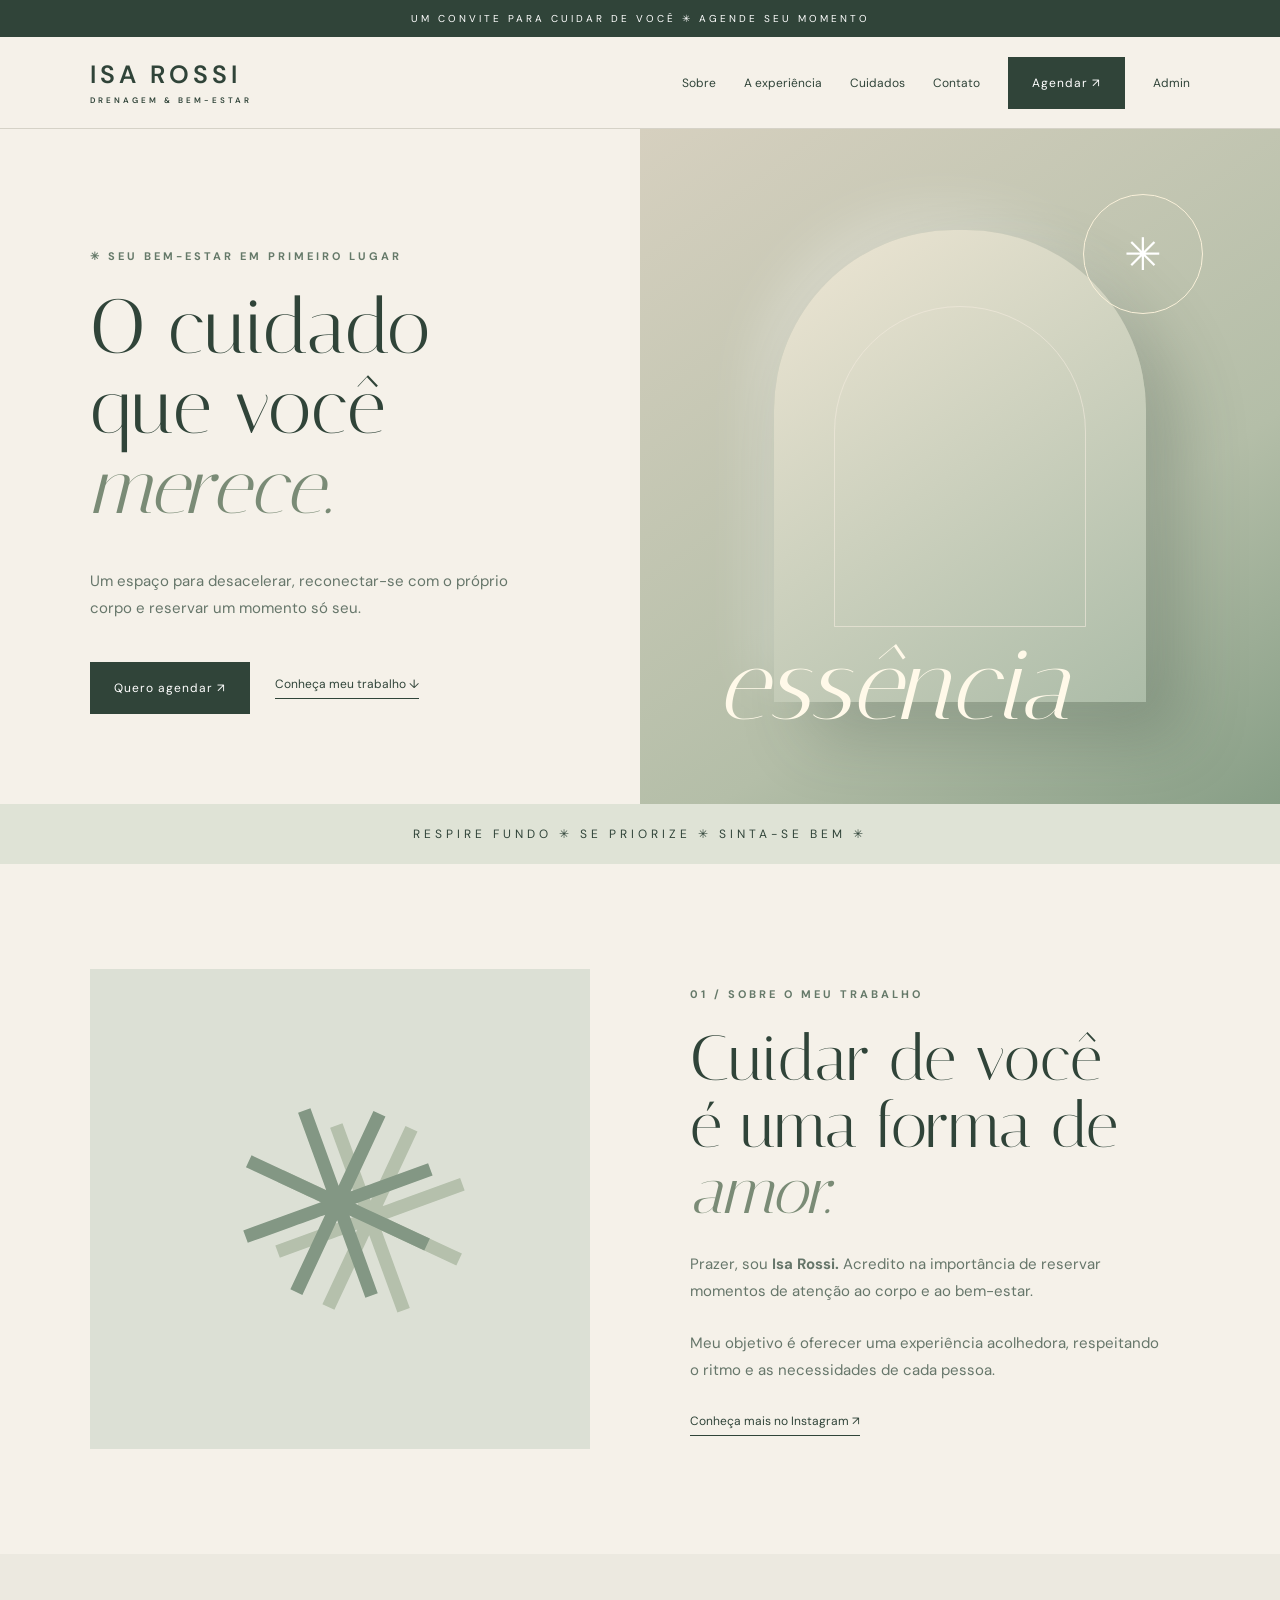
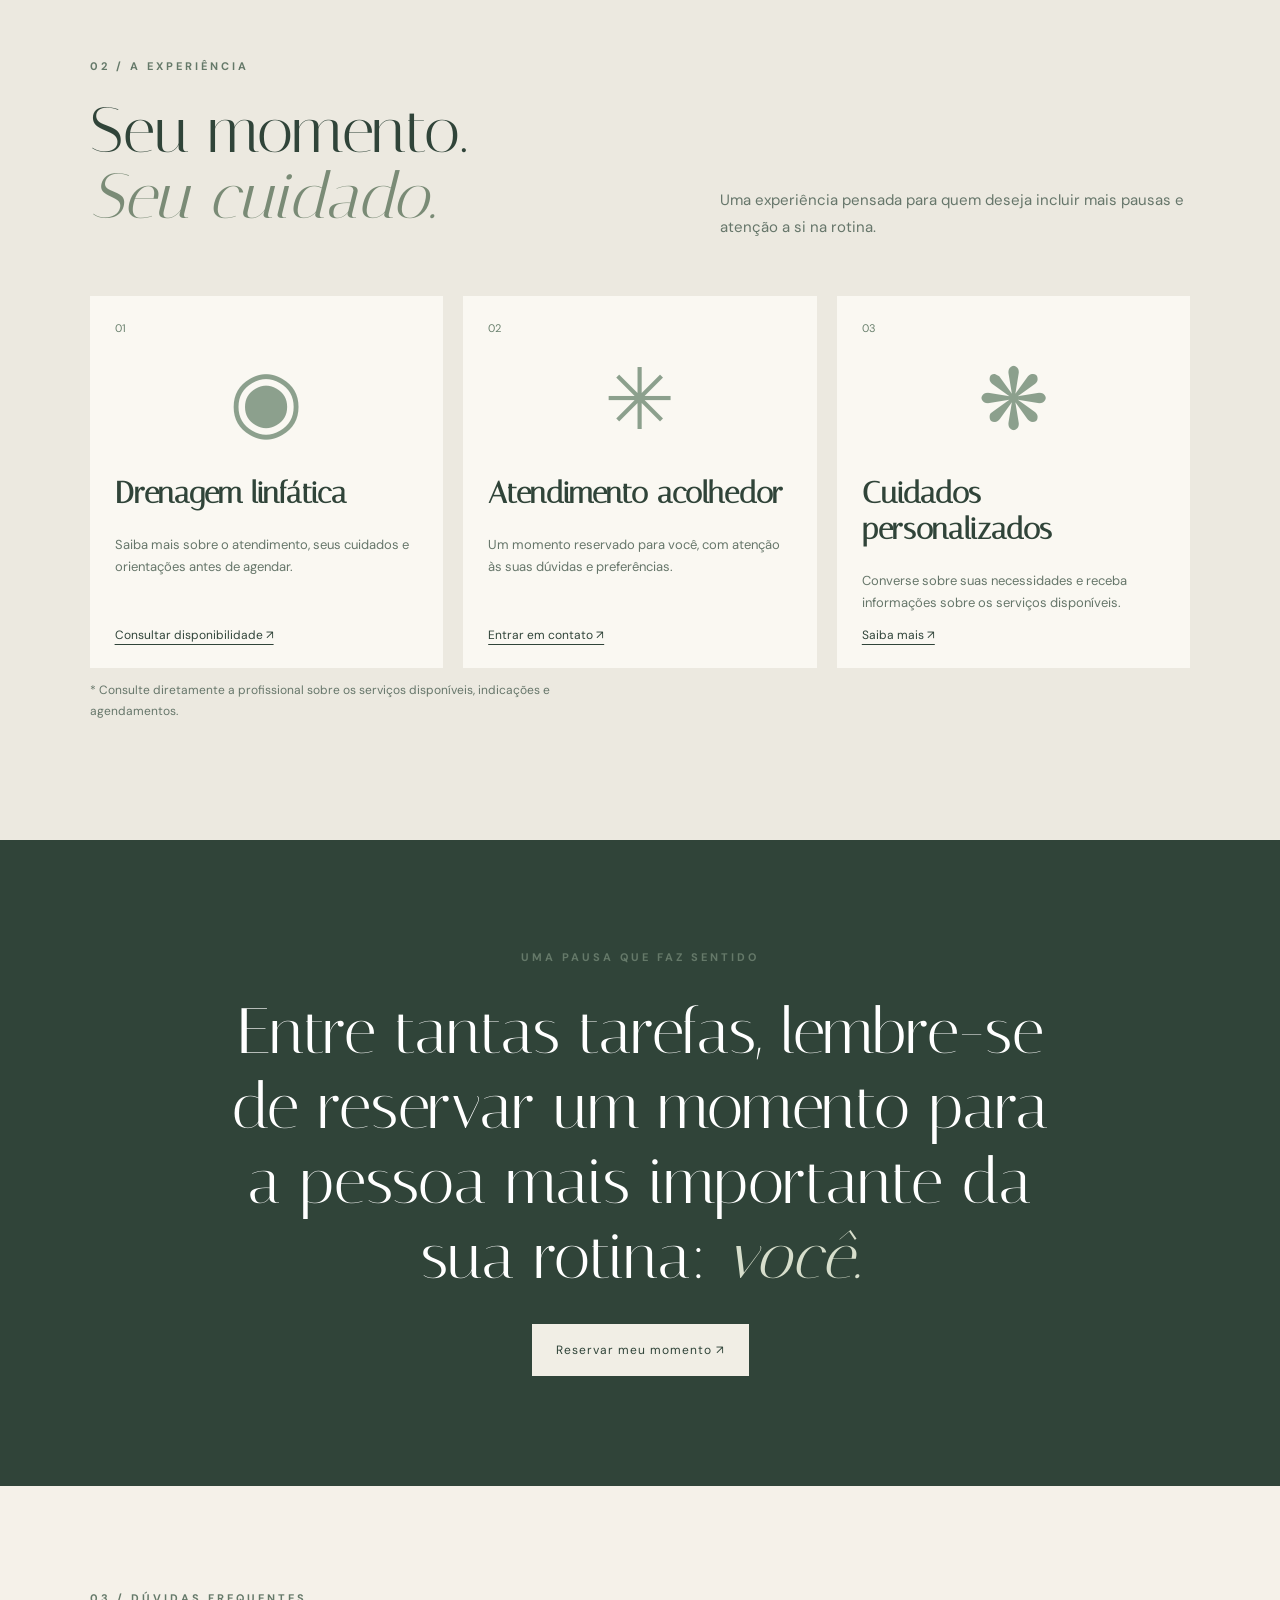
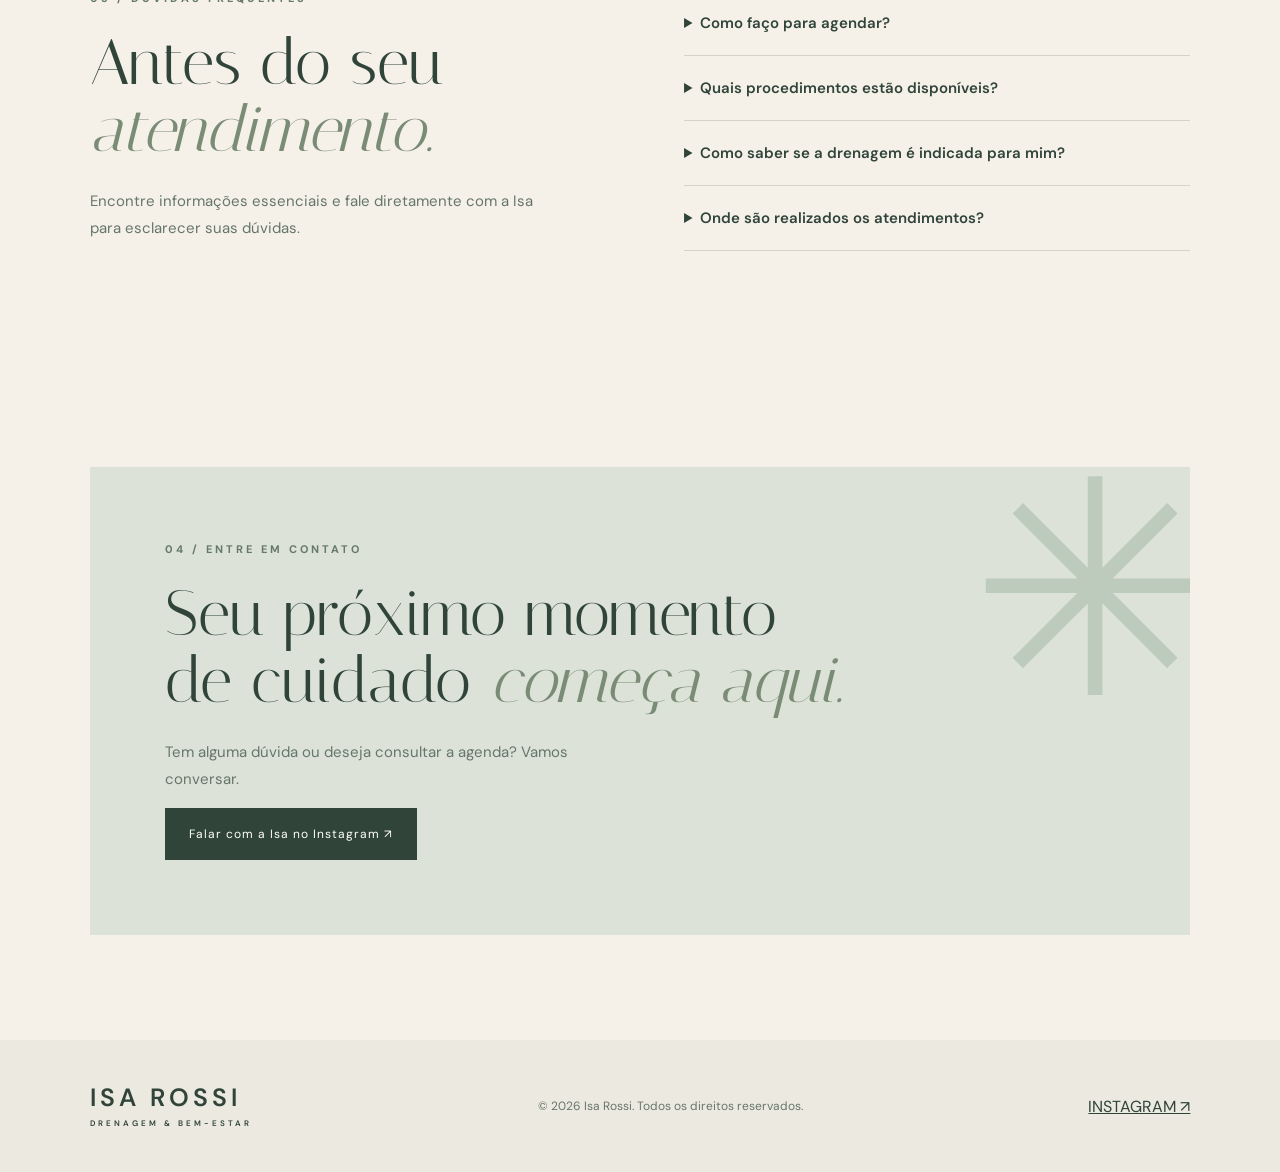
<file: index.html>
<!doctype html>
<html lang="pt-BR"><head><meta charset="utf-8"><meta name="viewport" content="width=device-width, initial-scale=1"><meta name="theme-color" content="#eee8dc"><meta name="description" content="Isa Rossi — drenagem e bem-estar. Conheça os cuidados e entre em contato para agendar."><title>Isa Rossi | Drenagem & Bem-estar</title><link rel="preconnect" href="https://fonts.googleapis.com"><link rel="preconnect" href="https://fonts.gstatic.com" crossorigin><link href="https://fonts.googleapis.com/css2?family=DM+Sans:wght@400;500;600;700&family=Italiana&display=swap" rel="stylesheet"><style>
:root{--dark:#304439;--green:#657969;--cream:#f5f1e9;--beige:#e4dfd3;--line:#d5d2c7}*{box-sizing:border-box}html{scroll-behavior:smooth}body{margin:0;background:var(--cream);color:var(--dark);font-family:'DM Sans',sans-serif}a{color:inherit;text-decoration:none}button{font:inherit}.top{background:var(--dark);color:#fff;font-size:10px;letter-spacing:3px;text-align:center;padding:12px}header{height:92px;display:flex;align-items:center;justify-content:space-between;padding:0 7%;border-bottom:1px solid var(--line)}.logo{font-size:25px;font-weight:600;letter-spacing:4px;line-height:1}.logo small{display:block;font-size:8px;letter-spacing:3px;margin-top:9px}nav{display:flex;align-items:center;gap:28px}nav a{font-size:12px}nav .btn{color:#fff}.btn{display:inline-block;padding:17px 23px;background:var(--dark);color:#fff;border:1px solid var(--dark);font-size:12px;letter-spacing:1px;transition:.2s}.btn:hover{background:var(--green)}.mobile{display:none}.hero{min-height:650px;display:grid;grid-template-columns:1fr 1fr}.hero-copy{padding:120px 7vw 90px;display:flex;flex-direction:column;justify-content:center}.eyebrow{font-size:11px;letter-spacing:3px;font-weight:700;text-transform:uppercase;color:var(--green)}h1,h2{font-family:'Italiana',serif;font-weight:400;line-height:1.04;margin:25px 0}h1{font-size:clamp(66px,6vw,112px)}h2{font-size:clamp(46px,5vw,76px)}em{font-weight:400;color:#7a8b76}.hero p,.intro p,.section p{line-height:1.8;color:#66766a;max-width:470px;font-size:15px}.hero-actions{display:flex;gap:25px;align-items:center;margin-top:25px}.plain{font-size:12px;border-bottom:1px solid;padding-bottom:6px}.hero-art{min-height:600px;position:relative;overflow:hidden;background:linear-gradient(145deg,#d6d0bf,#b4bea8 65%,#879e86);display:grid;place-items:center}.arch{width:58%;height:70%;border-radius:180px 180px 0 0;background:linear-gradient(145deg,#eee6d4,#acbca8);box-shadow:35px 35px 65px #35473b40,-20px -20px 50px #ffffff40;position:relative}.arch:after{content:'';position:absolute;inset:16%;border:1px solid #f3eadd9f;border-radius:140px 140px 0 0}.art-text{position:absolute;bottom:60px;left:12%;color:#fff9e9;font-family:Italiana,serif;font-size:100px;font-style:italic}.sun{position:absolute;top:65px;right:12%;border:1px solid #f9f0d9;width:120px;height:120px;border-radius:50%;display:grid;place-items:center;color:#fff;font-size:45px}.ticker{text-align:center;background:#dfe3d6;padding:22px;letter-spacing:4px;font-size:12px}.section{padding:105px 7%}.about{display:grid;grid-template-columns:1fr 1fr;gap:9%;align-items:center}.organic{height:480px;background:#dce0d5;display:grid;place-items:center;overflow:hidden}.organic:after{content:'✳';font-size:270px;color:#839784;transform:rotate(-20deg);text-shadow:25px 25px 0 #b5c0ac}.about p{margin-bottom:25px}.services{background:#ece9e0}.heading{display:flex;align-items:end;justify-content:space-between;gap:30px}.cards{display:grid;grid-template-columns:repeat(3,1fr);gap:20px;margin-top:40px}.card{background:#faf8f2;padding:25px;min-height:335px;display:flex;flex-direction:column}.num{font-size:11px;color:#6a816e}.glyph{height:130px;display:grid;place-items:center;font-size:85px;color:#8ca08d}.card h3{font-family:Italiana,serif;font-size:30px;margin:10px 0}.card p{font-size:13px;line-height:1.7}.card a{font-size:12px;margin-top:auto;text-decoration:underline;text-underline-offset:5px}.manifesto{padding:110px 8%;background:var(--dark);color:#fff;text-align:center}.manifesto p{font-family:Italiana,serif;font-size:clamp(37px,5vw,68px);max-width:850px;margin:30px auto}.manifesto em{color:#d7decc}.manifesto .btn{background:#f1eee5;color:var(--dark);border-color:#f1eee5}.faq{display:grid;grid-template-columns:1fr 1fr;gap:8%}.faq details{padding:22px 0;border-bottom:1px solid var(--line)}.faq summary{cursor:pointer;font-size:15px;font-weight:600}.faq details p{font-size:13px}.contact-box{background:#dce2d7;padding:75px;position:relative;overflow:hidden}.contact-box:after{content:'✳';position:absolute;right:-30px;top:-70px;font-size:300px;color:#bdcbbd;pointer-events:none}.contact-box>*{position:relative;z-index:1}footer{background:#ece9e0;padding:45px 7%;display:flex;justify-content:space-between;gap:20px;align-items:center}footer p{font-size:12px;color:#66766a}footer a{text-decoration:underline}@media(max-width:850px){header{padding:22px 6%;height:auto}.mobile{display:block;background:none;border:0;font-size:27px;color:var(--dark)}nav{display:none;position:absolute;top:123px;left:0;right:0;background:#f5f1e9;z-index:20;flex-direction:column;padding:25px;box-shadow:0 18px 20px #0002}nav.open{display:flex}.hero,.about,.faq{grid-template-columns:1fr}.hero-copy{padding:80px 6%}.hero-art{min-height:420px}.section{padding:75px 6%}.cards{grid-template-columns:1fr}.heading{display:block}.organic{height:340px}.contact-box{padding:40px 25px}footer{flex-direction:column;align-items:start}.art-text{font-size:75px}.sun{width:80px;height:80px}}@media(prefers-reduced-motion:reduce){html{scroll-behavior:auto}}
</style></head><body><div class="top">UM CONVITE PARA CUIDAR DE VOCÊ ✳ AGENDE SEU MOMENTO</div><header id="inicio"><a class="logo" href="#inicio">ISA ROSSI<small>DRENAGEM & BEM-ESTAR</small></a><button class="mobile" aria-label="Abrir menu" aria-expanded="false" id="toggle">☰</button><nav id="nav"><a href="#sobre">Sobre</a><a href="#experiencia">A experiência</a><a href="#cuidados">Cuidados</a><a href="#contato">Contato</a><a class="btn" target="_blank" rel="noopener noreferrer" href="agendar.html">Agendar ↗</a><a href="admin.html">Admin</a></nav></header>
<main><section class="hero"><div class="hero-copy"><span class="eyebrow">✳ SEU BEM-ESTAR EM PRIMEIRO LUGAR</span><h1>O cuidado<br>que você <em>merece.</em></h1><p>Um espaço para desacelerar, reconectar-se com o próprio corpo e reservar um momento só seu.</p><div class="hero-actions"><a class="btn" target="_blank" rel="noopener noreferrer" href="agendar.html">Quero agendar ↗</a><a class="plain" href="#sobre">Conheça meu trabalho ↓</a></div></div><div class="hero-art"><div class="arch"></div><div class="sun">✳</div><div class="art-text">essência</div></div></section>
<div class="ticker">RESPIRE FUNDO ✳ SE PRIORIZE ✳ SINTA-SE BEM ✳</div>
<section class="section about" id="sobre"><div class="organic" aria-hidden="true"></div><div class="intro"><div class="eyebrow">01 / SOBRE O MEU TRABALHO</div><h2>Cuidar de você<br>é uma forma de <em>amor.</em></h2><p>Prazer, sou <strong>Isa Rossi.</strong> Acredito na importância de reservar momentos de atenção ao corpo e ao bem-estar.</p><p>Meu objetivo é oferecer uma experiência acolhedora, respeitando o ritmo e as necessidades de cada pessoa.</p><a class="plain" target="_blank" rel="noopener noreferrer" href="agendar.html">Conheça mais no Instagram ↗</a></div></section>
<section class="section services" id="experiencia"><div class="heading"><div><div class="eyebrow">02 / A EXPERIÊNCIA</div><h2>Seu momento.<br><em>Seu cuidado.</em></h2></div><p>Uma experiência pensada para quem deseja incluir mais pausas e atenção a si na rotina.</p></div><div class="cards"><article class="card"><span class="num">01</span><div class="glyph">◉</div><h3>Drenagem linfática</h3><p>Saiba mais sobre o atendimento, seus cuidados e orientações antes de agendar.</p><a target="_blank" rel="noopener noreferrer" href="agendar.html">Consultar disponibilidade ↗</a></article><article class="card"><span class="num">02</span><div class="glyph">✳</div><h3>Atendimento acolhedor</h3><p>Um momento reservado para você, com atenção às suas dúvidas e preferências.</p><a target="_blank" rel="noopener noreferrer" href="agendar.html">Entrar em contato ↗</a></article><article class="card"><span class="num">03</span><div class="glyph">❋</div><h3>Cuidados personalizados</h3><p>Converse sobre suas necessidades e receba informações sobre os serviços disponíveis.</p><a target="_blank" rel="noopener noreferrer" href="agendar.html">Saiba mais ↗</a></article></div><p style="font-size:12px">* Consulte diretamente a profissional sobre os serviços disponíveis, indicações e agendamentos.</p></section>
<section class="manifesto" id="cuidados"><div class="eyebrow">UMA PAUSA QUE FAZ SENTIDO</div><p>Entre tantas tarefas, lembre-se de reservar um momento para a pessoa mais importante da sua rotina: <em>você.</em></p><a class="btn" target="_blank" rel="noopener noreferrer" href="agendar.html">Reservar meu momento ↗</a></section>
<section class="section faq"><div><div class="eyebrow">03 / DÚVIDAS FREQUENTES</div><h2>Antes do seu<br><em>atendimento.</em></h2><p>Encontre informações essenciais e fale diretamente com a Isa para esclarecer suas dúvidas.</p></div><div><details><summary>Como faço para agendar?</summary><p>Clique nos botões de agendamento e entre em contato pelo Instagram @isarossi.drenagem para consultar horários.</p></details><details><summary>Quais procedimentos estão disponíveis?</summary><p>Entre em contato pelo Instagram para conferir a lista atualizada de procedimentos oferecidos.</p></details><details><summary>Como saber se a drenagem é indicada para mim?</summary><p>Converse com a profissional sobre suas dúvidas e condições relevantes. Dependendo do caso, uma avaliação de saúde poderá ser necessária.</p></details><details><summary>Onde são realizados os atendimentos?</summary><p>Consulte a localização e as modalidades diretamente pelo Instagram.</p></details></div></section>
<section class="section" id="contato"><div class="contact-box"><div class="eyebrow">04 / ENTRE EM CONTATO</div><h2>Seu próximo momento<br>de cuidado <em>começa aqui.</em></h2><p>Tem alguma dúvida ou deseja consultar a agenda? Vamos conversar.</p><a class="btn" target="_blank" rel="noopener noreferrer" href="agendar.html">Falar com a Isa no Instagram ↗</a></div></section></main><footer><div class="logo">ISA ROSSI<small>DRENAGEM & BEM-ESTAR</small></div><p>© <span id="year"></span> Isa Rossi. Todos os direitos reservados.</p><a target="_blank" rel="noopener noreferrer" href="agendar.html">INSTAGRAM ↗</a></footer><script>document.getElementById('year').textContent=new Date().getFullYear();const btn=document.getElementById('toggle'),nav=document.getElementById('nav');btn.onclick=()=>{const open=nav.classList.toggle('open');btn.setAttribute('aria-expanded',String(open));btn.textContent=open?'✕':'☰'};nav.querySelectorAll('a').forEach(a=>a.onclick=()=>{nav.classList.remove('open');btn.setAttribute('aria-expanded','false');btn.textContent='☰'})</script></body></html>
</file>
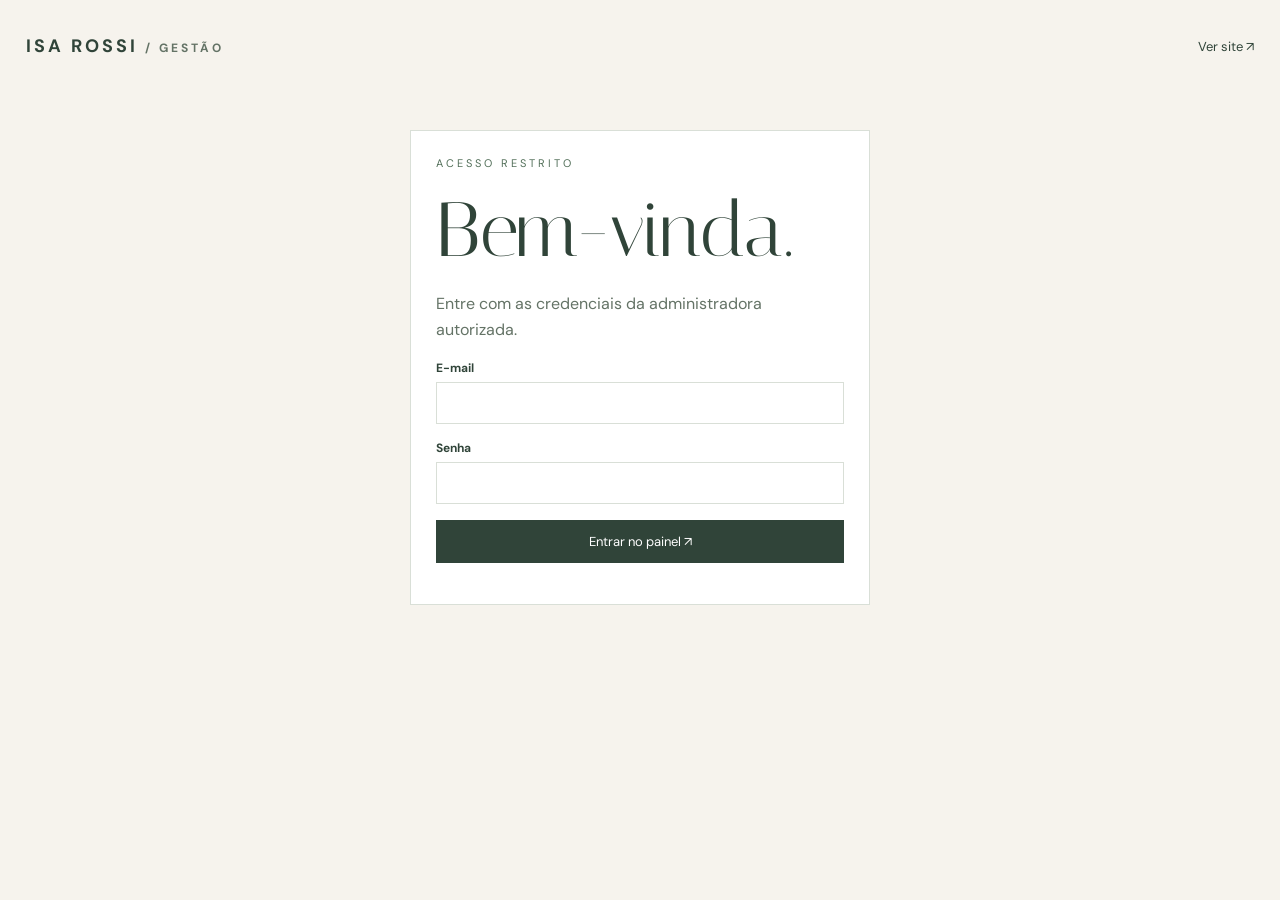
<file: admin.html>
<!doctype html><html lang="pt-BR"><head><meta charset="utf-8"><meta name="viewport" content="width=device-width,initial-scale=1"><title>Painel administrativo | Isa Rossi</title><link rel="stylesheet" href="styles-app.css"></head><body><main class="shell"><header class="mast"><a href="index.html" class="brand">ISA ROSSI <span class="small">/ GESTÃO</span></a><div class="row"><a class="back" href="index.html">Ver site ↗</a><button id="logout" class="btn secondary hidden">Sair</button></div></header><section id="setup" class="panel hidden"><h2>Configuração pendente</h2><p>Para ativar a área administrativa, configure um projeto Supabase exclusivo em <code>config.js</code> e execute <code>supabase-setup.sql</code>.</p></section><section id="login" class="panel" style="max-width:460px;margin:8vh auto"><div class="eyebrow">ACESSO RESTRITO</div><h1>Bem-vinda.</h1><p>Entre com as credenciais da administradora autorizada.</p><form id="loginform" class="stack"><label class="field">E-mail<input type="email" required id="email" autocomplete="username"></label><label class="field">Senha<input type="password" required id="password" autocomplete="current-password"></label><button class="btn">Entrar no painel ↗</button><div id="loginmsg" class="error" role="status"></div></form></section><section id="app" class="hidden"><div class="eyebrow">CENTRAL DE GESTÃO</div><h1>Minha agenda</h1><p>Visualize sua rotina, confirme solicitações e acompanhe o desempenho dos atendimentos.</p><div class="grid" id="metrics"></div><div class="toolbar"><button class="btn" id="new">+ Novo agendamento</button><button class="btn secondary" id="refresh">↻ Atualizar</button><span class="right small" id="synced"></span></div><div class="panel"><div class="row"><div><div class="eyebrow">VISÃO DA AGENDA</div><h2 id="heading"></h2></div><div class="right controls"><button id="prev" aria-label="Período anterior">←</button><button id="today">Hoje</button><button id="next" aria-label="Próximo período">→</button></div><div class="controls"><button data-view="day">Dia</button><button data-view="week">Semana</button><button data-view="month">Mês</button></div></div><div id="calendar" style="margin-top:15px"></div></div><div class="panel" style="margin-top:20px"><div class="row"><h2>Atendimentos</h2><label class="field right">Filtrar status<select id="filter"><option value="all">Todos</option><option value="pending">Aguardando</option><option value="confirmed">Confirmados</option><option value="completed">Concluídos</option><option value="cancelled">Cancelados</option><option value="no_show">Não compareceu</option></select></label></div><div id="appointmentList"></div></div><div class="panel" style="margin-top:20px"><div class="row"><div><div class="eyebrow">CONFIGURAÇÃO</div><h2>Serviços e disponibilidade</h2></div><button class="btn secondary right" id="addservice">+ Serviço</button></div><div id="serviceList"></div><h2>Horário de funcionamento</h2><p class="small">Defina em quais dias e horários novas solicitações podem entrar na agenda.</p><div id="hours"></div></div></section></main><dialog id="editdialog"><form id="editform" class="stack"><h2 id="dialogtitle">Agendamento</h2><input type="hidden" id="editid"><label class="field">Serviço<select id="editservice" required></select></label><div class="form-grid"><label class="field">Data<input type="date" required id="editdate"></label><label class="field">Hora<input type="time" step="1800" required id="edittime"></label></div><label class="field">Nome<input required id="editname" maxlength="120"></label><label class="field">WhatsApp<input required id="editphone" maxlength="25"></label><label class="field">E-mail<input id="editemail" type="email"></label><label class="field">Status<select id="editstatus"><option value="pending">Aguardando</option><option value="confirmed">Confirmado</option><option value="completed">Concluído</option><option value="cancelled">Cancelado</option><option value="no_show">Não compareceu</option></select></label><label class="field">Observações<textarea id="editnotes" maxlength="1000"></textarea></label><div id="editmsg" class="error"></div><div class="row"><button type="button" class="btn secondary" id="close">Fechar</button><button class="btn right">Salvar alterações</button></div></form></dialog><dialog id="servicedialog"><form id="serviceform" class="stack"><h2>Serviço</h2><input type="hidden" id="sid"><label class="field">Nome<input id="sname" required></label><label class="field">Duração (minutos)<select id="sduration"><option>30</option><option>45</option><option selected>60</option><option>75</option><option>90</option><option>120</option></select></label><label class="field">Preço R$ (opcional)<input type="number" id="sprice" min="0" step="0.01"></label><label><input type="checkbox" id="sactive" checked> Disponível para agendamento</label><div class="row"><button type="button" class="btn secondary" id="closeservice">Fechar</button><button class="btn right">Salvar serviço</button></div><div id="servicemsg" class="error"></div></form></dialog><script src="config.js"></script><script type="module">
import {createClient} from 'https://esm.sh/@supabase/supabase-js@2.57.0';
const $=id=>document.getElementById(id), cfg=window.ISA_CONFIG, locale='pt-BR',TZ='America/Sao_Paulo';let db=null,services=[],appointments=[],hours=[],cursor=new Date(),view='month';
const dateBR=d=>new Intl.DateTimeFormat('en-CA',{timeZone:TZ,year:'numeric',month:'2-digit',day:'2-digit'}).format(d);
const dateISO=d=>[d.getFullYear(),String(d.getMonth()+1).padStart(2,'0'),String(d.getDate()).padStart(2,'0')].join('-');
const addDays=(d,n)=>new Date(d.getFullYear(),d.getMonth(),d.getDate()+n,12);
const dt=iso=>new Date(iso);
const safe=(s)=>String(s??'').replace(/[&<>"']/g,x=>({'&':'&amp;','<':'&lt;','>':'&gt;','"':'&quot;',"'":'&#39;'}[x]));
const fmt=d=>new Intl.DateTimeFormat(locale,{timeZone:TZ,day:'2-digit',month:'2-digit',year:'numeric',hour:'2-digit',minute:'2-digit'}).format(dt(d));
const datePart=d=>new Intl.DateTimeFormat('en-CA',{timeZone:TZ,year:'numeric',month:'2-digit',day:'2-digit'}).format(dt(d));
const timePart=d=>new Intl.DateTimeFormat('pt-BR',{timeZone:TZ,hour:'2-digit',minute:'2-digit',hour12:false}).format(dt(d));
const labels={pending:'Aguardando',confirmed:'Confirmado',completed:'Concluído',cancelled:'Cancelado',no_show:'Não compareceu'};
const e=(tag,attrs={},text)=>{const x=document.createElement(tag);Object.entries(attrs).forEach(([k,v])=>{if(k==='className')x.className=v;else if(k==='onclick')x.onclick=v;else x.setAttribute(k,v)});if(text!==undefined)x.textContent=text;return x};
function status(s){return labels[s]||s}
if(!cfg?.url||!cfg.publishableKey){$('setup').classList.remove('hidden');$('login').classList.add('hidden')}else{db=createClient(cfg.url,cfg.publishableKey);boot()}
async function boot(){const {data:{user}}=await db.auth.getUser();if(user)await authorize();}
async function authorize(){const {data,error}=await db.rpc('is_isa_admin');if(error||!data){await db.auth.signOut();$('loginmsg').textContent='Este usuário não possui permissão administrativa.';return}$('login').classList.add('hidden');$('app').classList.remove('hidden');$('logout').classList.remove('hidden');await refresh()}
$('loginform').onsubmit=async ev=>{ev.preventDefault();$('loginmsg').textContent='Acessando...';const {error}=await db.auth.signInWithPassword({email:$('email').value,password:$('password').value});if(error){$('loginmsg').textContent='Não foi possível entrar. Confira suas credenciais.';return}$('loginmsg').textContent='';await authorize()};
$('logout').onclick=async()=>{await db.auth.signOut();location.reload()};
async function refresh(){const results=await Promise.all([db.from('isa_services').select('*').order('name'),db.from('isa_appointments').select('*').order('starts_at',{ascending:true}),db.from('isa_working_hours').select('*').order('weekday')]);if(results.some(r=>r.error)){alert('Não foi possível carregar os dados do painel.');return}services=results[0].data||[];appointments=results[1].data||[];hours=results[2].data||[];render();$('synced').textContent='Atualizado às '+new Date().toLocaleTimeString('pt-BR',{hour:'2-digit',minute:'2-digit'})}
function metrics(){const now=new Date(),today=dateBR(now),m=now.getMonth(),y=now.getFullYear();const month=appointments.filter(a=>{const d=dt(a.starts_at);return d.getMonth()===m&&d.getFullYear()===y});const active=appointments.filter(a=>!['cancelled','no_show'].includes(a.status));const income=month.filter(a=>a.status==='completed').reduce((sum,a)=>sum+(Number(services.find(s=>s.id===a.service_id)?.price)||0),0);let data=[['Agendamentos hoje',active.filter(a=>datePart(a.starts_at)===today).length],['Pendentes',appointments.filter(a=>a.status==='pending').length],['Atendimentos do mês',month.filter(a=>!['cancelled','no_show'].includes(a.status)).length],['Valor estimado concluído',income.toLocaleString('pt-BR',{style:'currency',currency:'BRL'})]];$('metrics').replaceChildren(...data.map(([label,num])=>{const p=e('div',{className:'panel'});p.append(e('div',{className:'metric'},num),e('div',{className:'metriclabel'},label));return p}))}
function render(){metrics();renderCalendar();renderList();renderServices();renderHours();document.querySelectorAll('[data-view]').forEach(b=>{b.style.background=b.dataset.view===view?'#304439':'';b.style.color=b.dataset.view===view?'white':''})}
function shown(d){return appointments.filter(a=>datePart(a.starts_at)===dateISO(d)&&a.status!=='cancelled'&&a.status!=='no_show')}
function renderCalendar(){const root=$('calendar');root.replaceChildren();let start,end;
if(view==='month'){start=new Date(cursor.getFullYear(),cursor.getMonth(),1,12);end=new Date(cursor.getFullYear(),cursor.getMonth()+1,0,12);$('heading').textContent=cursor.toLocaleDateString('pt-BR',{month:'long',year:'numeric'})}
if(view==='week'){start=addDays(cursor,-cursor.getDay());end=addDays(start,6);$('heading').textContent=start.toLocaleDateString('pt-BR',{day:'2-digit',month:'short'})+' – '+end.toLocaleDateString('pt-BR',{day:'2-digit',month:'short',year:'numeric'})}
if(view==='day'){start=new Date(cursor.getFullYear(),cursor.getMonth(),cursor.getDate(),12);end=start;$('heading').textContent=cursor.toLocaleDateString('pt-BR',{weekday:'long',day:'numeric',month:'long'})}
if(view==='day'){const list=shown(start);if(!list.length)root.append(e('p',{},'Sem atendimentos neste dia.'));for(const a of list)root.append(eventRow(a));return}
const cal=e('div',{className:'calendar'});for(const wd of ['Dom','Seg','Ter','Qua','Qui','Sex','Sáb'])cal.append(e('div',{className:'weekhead'},wd));let first=addDays(start,-start.getDay()),last=view==='month'?addDays(end,6-end.getDay()):end;for(let d=first;d<=last;d=addDays(d,1)){let cell=e('div',{className:'day'+(view==='month'&&d.getMonth()!==cursor.getMonth()?' off':'')+(dateISO(d)===dateBR(new Date())?' today':'')});const day=addDays(d,0);let head=e('div',{className:'dayhead'});head.append(e('b',{},String(d.getDate())),e('button',{style:'border:0;background:none;cursor:pointer',title:'Ver este dia',onclick:()=>{cursor=day;view='day';render()}},'↗'));cell.append(head);for(const a of shown(d)){const b=e('div',{className:'event',onclick:()=>openEdit(a)},timePart(a.starts_at)+' '+(services.find(s=>s.id===a.service_id)?.name||'Atendimento')+' • '+a.customer_name);cell.append(b)}cal.append(cell)}root.append(cal)}
function eventRow(a){const div=e('div',{className:'appt'}),left=e('div');left.append(e('strong',{},timePart(a.starts_at)+' · '+a.customer_name),e('small',{},services.find(s=>s.id===a.service_id)?.name||'Serviço'),e('small',{},status(a.status)));div.append(left,e('button',{className:'btn secondary',onclick:()=>openEdit(a)},'Abrir'));return div}
function renderList(){const f=$('filter').value,arr=appointments.filter(a=>f==='all'||a.status===f).sort((a,b)=>new Date(b.starts_at)-new Date(a.starts_at));const root=$('appointmentList');root.replaceChildren();if(!arr.length){root.append(e('p',{},'Nenhum agendamento neste filtro.'));return}for(const a of arr.slice(0,250)){const row=e('div',{className:'appt'}),left=e('div');left.append(e('strong',{},a.customer_name),e('small',{},fmt(a.starts_at)+' · '+(services.find(s=>s.id===a.service_id)?.name||'Serviço')+' · '+a.phone));const buttons=e('div',{className:'controls'});buttons.append(e('span',{className:'chip '+a.status},status(a.status)),e('button',{onclick:()=>openEdit(a)},'Editar'));if(a.status==='pending')buttons.append(e('button',{onclick:()=>changeStatus(a,'confirmed')},'Confirmar'));row.append(left,buttons);root.append(row)}}
async function changeStatus(a,s){const {error}=await db.from('isa_appointments').update({status:s}).eq('id',a.id);if(error)alert('Erro ao atualizar atendimento.');else await refresh()}
function openEdit(a=null){$('editform').reset();$('editid').value=a?.id||'';$('dialogtitle').textContent=a?'Editar agendamento':'Novo agendamento';$('editmsg').textContent='';$('editservice').replaceChildren();services.filter(x=>x.active||x.id===a?.service_id).forEach(s=>{$('editservice').append(e('option',{value:s.id},s.name))});if(a){$('editservice').value=a.service_id;$('editdate').value=datePart(a.starts_at);$('edittime').value=timePart(a.starts_at);$('editname').value=a.customer_name;$('editphone').value=a.phone;$('editemail').value=a.email||'';$('editnotes').value=a.notes||'';$('editstatus').value=a.status}else{$('editdate').value=dateISO(cursor);$('edittime').value='09:00'}$('editdialog').showModal()}
$('new').onclick=()=>openEdit();$('close').onclick=()=>$('editdialog').close();$('refresh').onclick=refresh;$('filter').onchange=renderList;
$('editform').onsubmit=async ev=>{ev.preventDefault();$('editmsg').textContent='';const service=services.find(s=>s.id===+$('editservice').value);const local=$('editdate').value+'T'+$('edittime').value+':00-03:00';const start=new Date(local);if(isNaN(start)||!service){$('editmsg').textContent='Data ou serviço inválido.';return}const payload={service_id:service.id,customer_name:$('editname').value,phone:$('editphone').value,email:$('editemail').value||null,notes:$('editnotes').value||null,status:$('editstatus').value,starts_at:start.toISOString(),ends_at:new Date(start.getTime()+service.duration_minutes*60000).toISOString()};const id=$('editid').value;const res=id?await db.from('isa_appointments').update(payload).eq('id',id):await db.from('isa_appointments').insert(payload);if(res.error){$('editmsg').textContent=res.error.code==='23P01'?'Conflito com outro atendimento nesse horário.':res.error.message;return}$('editdialog').close();await refresh()};
$('prev').onclick=()=>{cursor=view==='month'?new Date(cursor.getFullYear(),cursor.getMonth()-1,1,12):addDays(cursor,view==='week'?-7:-1);render()};
$('next').onclick=()=>{cursor=view==='month'?new Date(cursor.getFullYear(),cursor.getMonth()+1,1,12):addDays(cursor,view==='week'?7:1);render()};
$('today').onclick=()=>{cursor=new Date();render()};document.querySelectorAll('[data-view]').forEach(b=>b.onclick=()=>{view=b.dataset.view;render()});
function renderServices(){const root=$('serviceList');root.replaceChildren();services.forEach(s=>{const row=e('div',{className:'appt'}),d=e('div');d.append(e('strong',{},s.name),e('small',{},s.duration_minutes+' minutos · '+(s.price==null?'Preço não informado':Number(s.price).toLocaleString('pt-BR',{style:'currency',currency:'BRL'}))+' · '+(s.active?'Ativo':'Inativo')));row.append(d,e('button',{className:'btn secondary',onclick:()=>openService(s)},'Editar'));root.append(row)})}
function openService(s=null){$('serviceform').reset();$('sid').value=s?.id||'';$('sname').value=s?.name||'';$('sduration').value=s?.duration_minutes||60;$('sprice').value=s?.price??'';$('sactive').checked=s?.active??true;$('servicemsg').textContent='';$('servicedialog').showModal()}
$('addservice').onclick=()=>openService();$('closeservice').onclick=()=>$('servicedialog').close();
$('serviceform').onsubmit=async ev=>{ev.preventDefault();const obj={name:$('sname').value,duration_minutes:+$('sduration').value,price:$('sprice').value===''?null:+$('sprice').value,active:$('sactive').checked};const id=$('sid').value;const res=id?await db.from('isa_services').update(obj).eq('id',id):await db.from('isa_services').insert(obj);if(res.error){$('servicemsg').textContent=res.error.message;return}$('servicedialog').close();await refresh()};
function renderHours(){const r=$('hours');r.replaceChildren();for(const h of hours){const row=e('div',{className:'appt'}),name=e('span',{},['Domingo','Segunda','Terça','Quarta','Quinta','Sexta','Sábado'][h.weekday]);const start=e('input',{type:'time',value:h.start_time.slice(0,5)}),end=e('input',{type:'time',value:h.end_time.slice(0,5)}),active=e('input',{type:'checkbox'});active.checked=h.active;const btn=e('button',{className:'btn secondary'},'Salvar');btn.onclick=async()=>{btn.disabled=true;const {error}=await db.from('isa_working_hours').update({start_time:start.value,end_time:end.value,active:active.checked}).eq('weekday',h.weekday);if(error)alert(error.message);btn.disabled=false;await refresh()};row.append(name,start,end,e('label',{},'Ativo '));row.lastChild.append(active);row.append(btn);r.append(row)}}
</script></body></html>
</file>
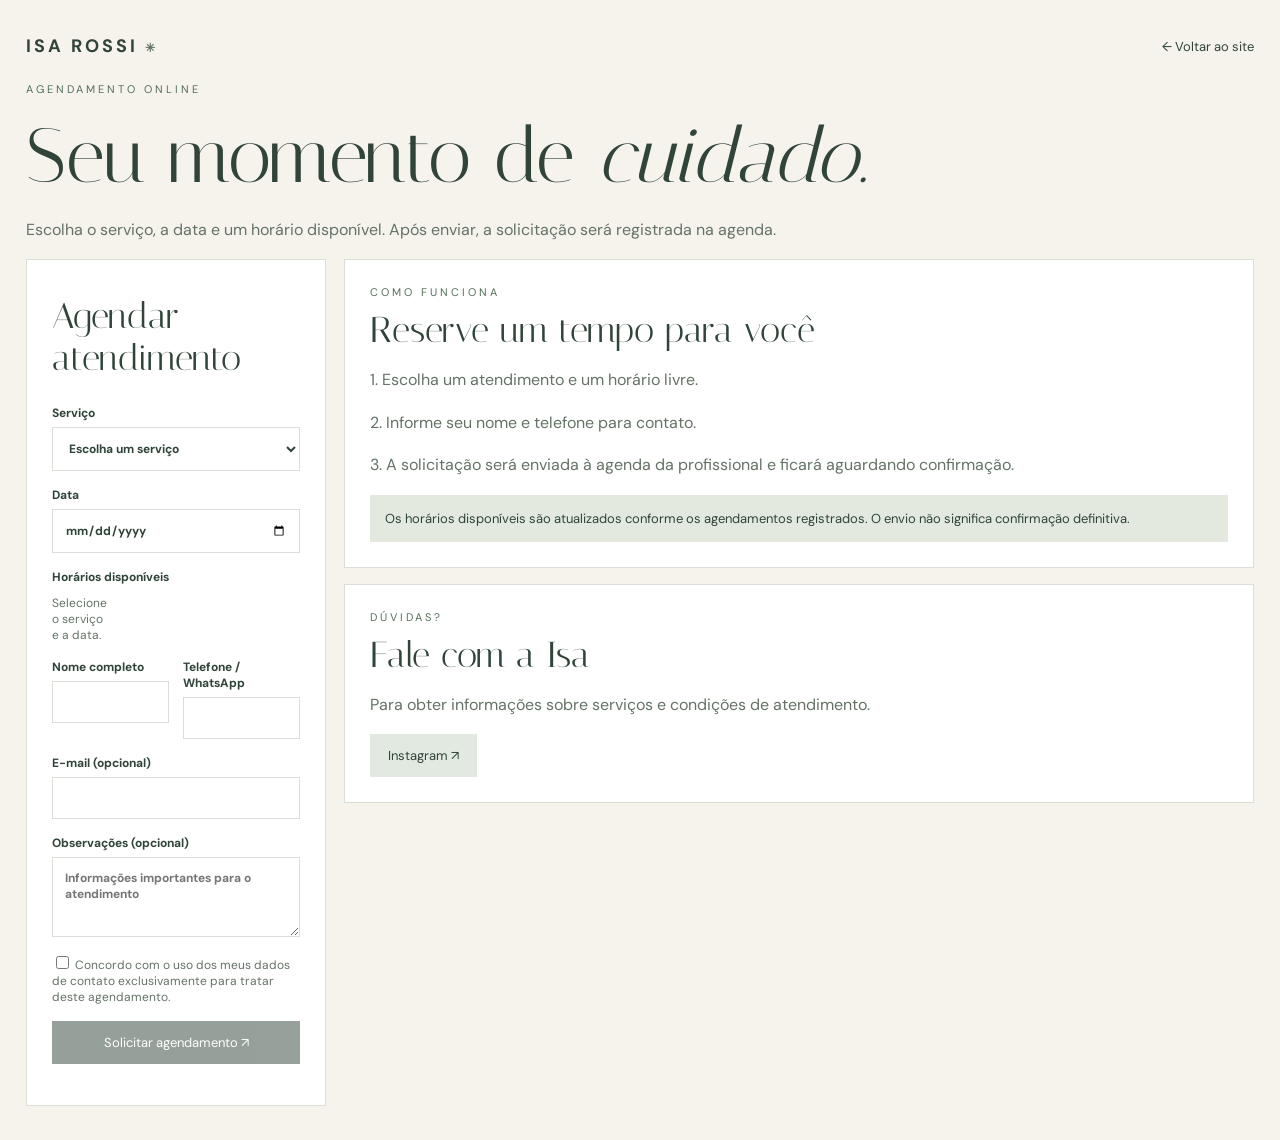
<file: agendar.html>
<!doctype html><html lang="pt-BR"><head><meta charset="utf-8"><meta name="viewport" content="width=device-width,initial-scale=1"><title>Agendamento | Isa Rossi</title><link rel="stylesheet" href="styles-app.css"></head><body><main class="shell"><header class="mast"><a href="index.html" class="brand">ISA ROSSI <span class="small">✳</span></a><a href="index.html" class="back">← Voltar ao site</a></header><div class="eyebrow">AGENDAMENTO ONLINE</div><h1>Seu momento de <i>cuidado.</i></h1><p>Escolha o serviço, a data e um horário disponível. Após enviar, a solicitação será registrada na agenda.</p><div id="setup" class="notice hidden">O agendamento ainda não está ativo. É necessário conectar o banco de dados Supabase exclusivo da profissional.</div><div class="cols"><form id="form" class="panel stack"><h2>Agendar atendimento</h2><label class="field">Serviço<select required id="service"><option value="">Escolha um serviço</option></select></label><label class="field">Data<input required id="date" type="date"></label><div><div class="field" style="margin-bottom:10px">Horários disponíveis</div><div id="slots" class="slots"><span class="small">Selecione o serviço e a data.</span></div></div><div class="form-grid"><label class="field">Nome completo<input required minlength="2" maxlength="120" id="name" autocomplete="name"></label><label class="field">Telefone / WhatsApp<input required minlength="8" maxlength="25" id="phone" type="tel" autocomplete="tel"></label></div><label class="field">E-mail (opcional)<input id="email" type="email" autocomplete="email"></label><label class="field">Observações (opcional)<textarea id="notes" maxlength="1000" placeholder="Informações importantes para o atendimento"></textarea></label><label class="small"><input type="checkbox" id="consent" required> Concordo com o uso dos meus dados de contato exclusivamente para tratar deste agendamento.</label><button type="submit" class="btn" id="send" disabled>Solicitar agendamento ↗</button><div id="msg" role="status" aria-live="polite"></div></form><aside class="stack"><section class="panel"><div class="eyebrow">COMO FUNCIONA</div><h2>Reserve um tempo para você</h2><p>1. Escolha um atendimento e um horário livre.</p><p>2. Informe seu nome e telefone para contato.</p><p>3. A solicitação será enviada à agenda da profissional e ficará aguardando confirmação.</p><div class="summary">Os horários disponíveis são atualizados conforme os agendamentos registrados. O envio não significa confirmação definitiva.</div></section><section class="panel"><div class="eyebrow">DÚVIDAS?</div><h2>Fale com a Isa</h2><p>Para obter informações sobre serviços e condições de atendimento.</p><a class="btn secondary" href="https://www.instagram.com/isarossi.drenagem/" target="_blank" rel="noopener noreferrer">Instagram ↗</a></section></aside></div></main><script src="config.js"></script><script type="module">
import {createClient} from 'https://esm.sh/@supabase/supabase-js@2.57.0';
const $=id=>document.getElementById(id), c=window.ISA_CONFIG;let db=null,chosen='',services=[];
const today=()=>{const d=new Date();return new Intl.DateTimeFormat('en-CA',{timeZone:'America/Sao_Paulo',year:'numeric',month:'2-digit',day:'2-digit'}).format(d)};
$('date').min=today();const max=new Date(Date.now()+90*86400000);$('date').max=max.toISOString().slice(0,10);
function message(text,good=false){$('msg').className=good?'success':'error';$('msg').textContent=text}
if(!c?.url||!c.publishableKey){$('setup').classList.remove('hidden');$('slots').textContent='Agendamentos indisponíveis no momento.';}
else{db=createClient(c.url,c.publishableKey);init()}
async function init(){const {data,error}=await db.from('isa_services').select('id,name,duration_minutes').eq('active',true).order('name');if(error){message('Não foi possível carregar os serviços.');return}services=data||[];$('service').innerHTML='<option value="">Escolha um serviço</option>';for(const s of services){const o=document.createElement('option');o.value=s.id;o.textContent=s.name+' • '+s.duration_minutes+' min';$('service').append(o)}}
async function load(){chosen='';$('send').disabled=true;$('slots').textContent='Buscando horários...';if(!db||!$('service').value||!$('date').value){$('slots').textContent='Selecione o serviço e a data.';return}
const {data,error}=await db.rpc('isa_available_slots',{p_service_id:+$('service').value,p_date:$('date').value});$('slots').replaceChildren();if(error){message('Erro ao consultar os horários.');return}if(!data?.length){$('slots').textContent='Nenhum horário disponível nesta data.';return}for(const s of data){const b=document.createElement('button');b.type='button';b.className='slot';b.textContent=s.slot_time;b.onclick=()=>{chosen=s.slot_time;document.querySelectorAll('.slot').forEach(x=>x.classList.remove('active'));b.classList.add('active');$('send').disabled=false};$('slots').append(b)}}
$('service').addEventListener('change',load);$('date').addEventListener('change',load);
$('form').onsubmit=async e=>{e.preventDefault();if(!db||!chosen||!$('consent').checked)return;const button=$('send');button.disabled=true;message('Registrando agendamento...');const {data,error}=await db.rpc('isa_book',{p_service_id:+$('service').value,p_date:$('date').value,p_time:chosen,p_name:$('name').value,p_phone:$('phone').value,p_email:$('email').value||null,p_notes:$('notes').value||null});if(error){message(error.message.includes('reservado')||error.message.includes('indisponível')?'Horário não disponível. Escolha outro horário.':'Não foi possível registrar. Confira os dados e tente novamente.');await load();return}message('Solicitação registrada! Aguarde a confirmação da profissional. Código: '+data,true);$('form').reset();chosen='';await load()}
</script></body></html>
</file>
<file: styles-app.css>
@import url('https://fonts.googleapis.com/css2?family=DM+Sans:wght@400;500;600;700&family=Italiana&display=swap');
:root{--bg:#f6f3ed;--ink:#304439;--muted:#647366;--edge:#d9dfd7;--panel:#fff;--main:#526f59;--danger:#a34c4c}*{box-sizing:border-box}body{margin:0;background:var(--bg);font-family:'DM Sans',sans-serif;color:var(--ink)}a{color:inherit}h1,h2{font-family:Italiana,serif;font-weight:400}h1{font-size:clamp(44px,6vw,78px);margin:15px 0}h2{font-size:36px;margin:10px 0}p{line-height:1.65;color:var(--muted)}.shell{max-width:1280px;margin:auto;padding:34px 26px}.mast{display:flex;align-items:center;justify-content:space-between;gap:15px;margin-bottom:24px}.brand{letter-spacing:3px;font-size:18px;font-weight:700;text-decoration:none}.small{font-size:12px;color:var(--muted)}.eyebrow{letter-spacing:3px;font-size:11px;text-transform:uppercase;color:var(--main)}.btn,button{font:inherit;cursor:pointer}.btn{background:var(--ink);color:white;padding:13px 18px;border:0;text-decoration:none;font-size:13px;display:inline-block}.btn:disabled{opacity:.5;cursor:not-allowed}.btn.secondary{background:#e2e9e0;color:var(--ink)}.btn.danger{background:var(--danger)}.panel{background:var(--panel);border:1px solid var(--edge);padding:25px}.grid{display:grid;grid-template-columns:repeat(4,1fr);gap:14px}.cols{display:grid;grid-template-columns:300px minmax(0,1fr);gap:18px}.form-grid{display:grid;grid-template-columns:repeat(2,minmax(0,1fr));gap:14px}.stack{display:flex;flex-direction:column;gap:16px}.field{display:flex;flex-direction:column;gap:6px;font-size:12px;font-weight:700}.field input,.field select,.field textarea{padding:12px;border:1px solid var(--edge);border-radius:0;background:white;font:inherit;color:var(--ink);width:100%}.field textarea{min-height:80px}.slots{display:grid;grid-template-columns:repeat(4,1fr);gap:9px}.slot{border:1px solid var(--edge);background:#f6f8f4;padding:12px}.slot.active{background:var(--ink);color:white}.muted{color:var(--muted)}.notice{padding:12px;background:#f0eee1;border-left:3px solid #9c946b;font-size:13px}.error{color:var(--danger)}.success{color:#28683d}.hidden{display:none!important}.toolbar{display:flex;flex-wrap:wrap;gap:10px;align-items:center;margin:12px 0 20px}.metric{font-size:32px;font-weight:600;letter-spacing:-1px}.metriclabel{font-size:12px;color:var(--muted)}.calendar{display:grid;grid-template-columns:repeat(7,minmax(0,1fr));border-top:1px solid var(--edge);border-left:1px solid var(--edge)}.day{min-height:106px;padding:7px;border-right:1px solid var(--edge);border-bottom:1px solid var(--edge);background:white;overflow:hidden}.day.off{background:#fafaf8;color:#aab2a9}.day.today{outline:2px solid var(--main);outline-offset:-2px}.dayhead{font-size:12px;display:flex;justify-content:space-between}.event{font-size:11px;padding:5px;margin-top:5px;background:#e3eae1;overflow-wrap:anywhere;cursor:pointer}.event.cancelled{background:#f5e1df;text-decoration:line-through}.weekhead{font-size:11px;background:#dce6db;padding:12px;text-align:center}.appt{border-bottom:1px solid var(--edge);padding:15px 0;display:flex;gap:14px;justify-content:space-between;align-items:center}.appt:last-child{border:0}.appt small{display:block;color:var(--muted);margin-top:4px}.chip{background:#e4ede2;padding:5px 8px;font-size:11px}.chip.cancelled{background:#f4dddd}.chip.completed{background:#d8e8f5}.day-label{background:#e5eae2;padding:8px;font-size:12px;font-weight:700}.tablewrap{overflow:auto}.table{border-collapse:collapse;width:100%;font-size:13px}.table th,.table td{padding:12px;text-align:left;border-bottom:1px solid var(--edge)}.table th{font-size:11px;text-transform:uppercase;color:var(--muted)}.row{display:flex;gap:12px;align-items:center;flex-wrap:wrap}.right{margin-left:auto}.controls{display:flex;gap:7px;flex-wrap:wrap}.controls button{border:1px solid var(--edge);background:white;padding:8px;font-size:12px}.summary{background:#e3e9df;padding:15px;font-size:13px}.back{text-decoration:none;font-size:13px}dialog{border:1px solid var(--edge);max-width:520px;width:calc(100% - 30px);padding:25px}dialog::backdrop{background:#0008}@media(max-width:880px){.grid{grid-template-columns:repeat(2,1fr)}.cols{grid-template-columns:1fr}.slots{grid-template-columns:repeat(3,1fr)}.form-grid{grid-template-columns:1fr}.calendar{font-size:11px}.day{min-height:85px;padding:4px}.event{font-size:9px;padding:3px}.panel{padding:18px}}@media(max-width:500px){.grid{grid-template-columns:1fr 1fr}.shell{padding:18px 12px}.slots{grid-template-columns:repeat(2,1fr)}h1{font-size:50px}.mast{align-items:start}.brand{font-size:15px}}
</file>
